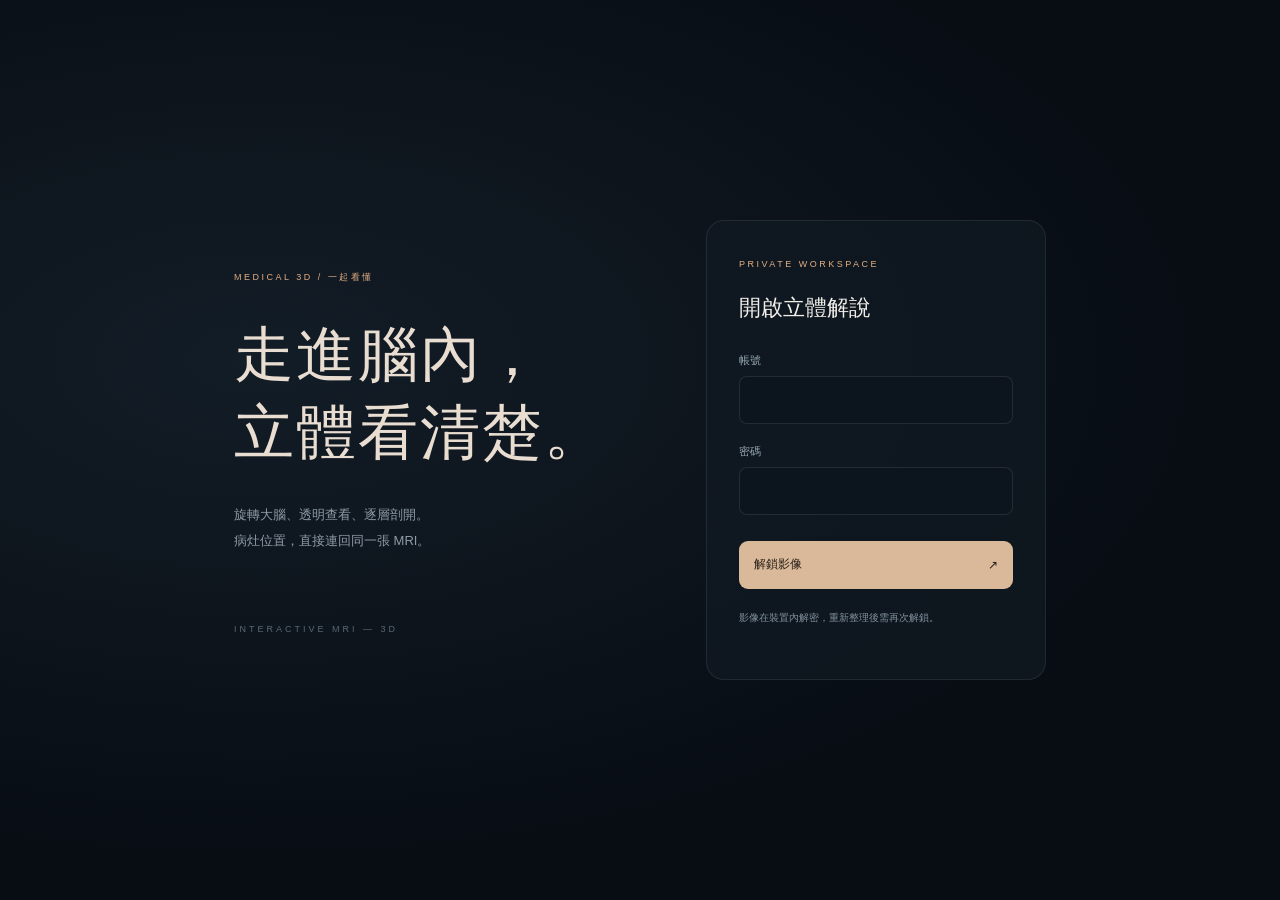
<file: index.html>
<!doctype html>
<html lang="zh-Hant">
<head>
<meta charset="utf-8"><meta name="viewport" content="width=device-width,initial-scale=1,viewport-fit=cover"><meta name="referrer" content="no-referrer">
<meta http-equiv="Content-Security-Policy" content="default-src 'self'; script-src 'self' 'wasm-unsafe-eval'; style-src 'self' 'unsafe-inline'; img-src 'self' data: blob:; connect-src 'self'; worker-src 'self' blob:; object-src 'none'; base-uri 'self'; form-action 'none'">
<meta name="theme-color" content="#080d14"><title>一起看懂腦部影像 · Medical 3D</title><link rel="stylesheet" href="style.css?v=20261002-spatial1">
<link rel="stylesheet" href="family.css?v=20261002-spatial1"><link rel="stylesheet" href="scene3d.css?v=20261002-spatial1"></head>
<body class="locked">
<div id="login" class="login-screen"><div class="login-intro"><span class="eyebrow">MEDICAL 3D / 一起看懂</span><h1>走進腦內，<br>立體看清楚。</h1><p>旋轉大腦、透明查看、逐層剖開。<br>病灶位置，直接連回同一張 MRI。</p><span class="login-caption">INTERACTIVE MRI — 3D</span></div><form id="loginForm" class="login-card"><span class="eyebrow">PRIVATE WORKSPACE</span><h2>開啟立體解說</h2><label for="username">帳號</label><input id="username" autocomplete="username" autocapitalize="characters" required><label for="password">密碼</label><input id="password" type="password" autocomplete="current-password" required><button id="unlock" type="submit" class="primary">解鎖影像 <span>↗</span></button><p id="loginStatus" role="status" aria-live="polite">影像在裝置內解密，重新整理後需再次解鎖。</p></form></div>
<header><a class="brand" href="./"><span class="brand-mark">M<span>3</span></span><span>MEDICAL <b>3D</b><small>BRAIN EXPLORER</small></span></a><div class="study-select"><label class="sr-only" for="dataset">影像資料</label><span class="study-dot"></span><select id="dataset"><option value="phantom">合成幾何 · 功能測試</option></select></div><div class="header-actions"><button id="openFile" class="quiet">匯入</button><button id="settingsToggle" aria-controls="settingsPanel" aria-expanded="false" class="quiet">調整 <span>☷</span></button><button id="lock" class="quiet" hidden>鎖定</button></div><input id="file" type="file" accept=".m3d,.nii" hidden></header>
<main>
<div class="canvas-wrap"><canvas id="gl" aria-label="可互動的三維影像"></canvas><div id="empty" hidden></div></div>
<div class="scene-heading"><span class="eyebrow" id="viewLabel">VOLUME EXPLORER</span><h1 id="sceneTitle">腦內，另一個視角。</h1><p id="modeHelp">拖曳旋轉，探索影像中的空間。</p><div class="scene-meta"><span id="kind">—</span><span id="resolution">—</span><span id="state" role="status" aria-live="polite">準備顯示</span></div><span id="title" class="sr-only"></span><span id="dimensions" class="sr-only"></span></div>
<div class="quick-views"><span>VIEW</span><button data-view="front" aria-label="正面視角">01</button><button data-view="side" aria-label="側面視角">02</button><button data-view="top" aria-label="頂部視角">03</button><i></i><button id="rotate" aria-pressed="false" aria-label="自動旋轉">↻</button><button id="reset" aria-label="重設視角">⌂</button></div>
<section class="source-card" id="sourceCard" aria-label="同步原始切片"><div class="card-label"><span>SOURCE IMAGE</span><output id="previewValue">—</output></div><canvas id="sourcePreview" width="256" height="256" aria-label="原始切片對照"></canvas><div class="preview-control"><label for="previewSlice">原片位置</label><input id="previewSlice" aria-label="原片位置" type="range" min="0" max="62" value="31"></div><p>同一組 MRI · 原片對照</p></section>
<div class="scene-foot"><span id="gestureHelp">拖曳旋轉 · 雙指縮放</span><span id="canvasNote">AI 候選分割 · 幾何未校準</span></div>
<div class="bottom-tools"><section id="cutControls" hidden><div class="cut-heading"><label for="clipAxis">剖切方向</label><select id="clipAxis"><option value="0">方向一</option><option value="1">方向二</option><option value="2">方向三</option></select><button id="faceCut" class="quiet">面向剖面</button><output id="clipValue">中央</output></div><div class="cut-range"><span>淺</span><input aria-label="剖切深度" id="clip" type="range" min="-45" max="45" value="0"><span>深</span></div></section><section class="slice-navigation" aria-label="切面位置"><div><label for="slice">原切片位置 <output id="sliceValue">—</output></label><input id="slice" type="range" min="0" max="100" value="50"></div><div class="reslice-control"><label for="sliceX">重切面一 <output id="sliceXValue">—</output></label><input id="sliceX" type="range" min="0" max="255" value="128"></div><div class="reslice-control"><label for="sliceY">重切面二 <output id="sliceYValue">—</output></label><input id="sliceY" type="range" min="0" max="255" value="128"></div></section>
<nav id="modes" aria-label="顯示方式"><button data-mode="tissue" data-needs-brain hidden><span class="mode-symbol">◈</span>立體探索</button><button data-mode="cut"><span class="mode-symbol">◐</span>剖開看</button><button data-mode="review" data-needs-brain hidden><span class="mode-symbol">⊕</span>分割核對</button><button data-mode="slice"><span class="mode-symbol">▤</span>原切片</button><button data-mode="multi"><span class="mode-symbol">⊞</span>四視窗</button><button data-mode="brain" data-needs-brain hidden><span class="mode-symbol">◇</span>腦外形</button></nav></div>
<aside id="settingsPanel" hidden><div class="panel-heading"><h2>影像調整</h2><button id="settingsClose" class="quiet" aria-label="關閉調整">×</button></div><section><label for="renderStyle">立體外觀</label><select id="renderStyle"><option value="warm">暖色光影</option><option value="gray">灰階光影</option><option value="flat">原始灰階</option></select><p class="hint">外觀配色不代表組織分類；原切片維持灰階。</p><label for="contrast">亮度下限 <output id="contrastValue">25</output></label><input id="contrast" type="range" min="0" max="240" value="25"><label for="ceiling">亮度上限 <output id="ceilingValue">220</output></label><input id="ceiling" type="range" min="1" max="255" value="220"><label for="opacity">不透明度 <output id="opacityValue">100%</output></label><input id="opacity" type="range" min="5" max="100" value="100"></section><details><summary>來源與限制</summary><p id="details"></p><p id="notice"></p><p>尚未提供腫瘤／血管分割、手術路徑或力學模擬。現有 JPEG 不提供已驗證的解剖方向或毫米尺度。</p></details><footer>本機選檔不會上傳<br><a href="vendor/NIIVUE-LICENSE.txt">NiiVue 0.58.0</a> · EXPLORER 04</footer></aside>
</main><script type="module" src="portal.js?v=20261002-spatial1"></script>
</body></html>
</file>
<file: style.css>
:root{color-scheme:dark;font-family:-apple-system,BlinkMacSystemFont,"Noto Sans TC",sans-serif;--bg:#080d14;--panel:#101821ee;--line:#ffffff15;--ink:#f1eee9;--muted:#83939f;--accent:#e3ae83;--mint:#97c7ba}*{box-sizing:border-box}body{margin:0;background:var(--bg);color:var(--ink);overflow:hidden}button,input,select{font:inherit}button{cursor:pointer}button,select{min-height:44px}button{color:inherit}button:disabled{opacity:.35;cursor:wait}button:focus-visible,input:focus-visible,select:focus-visible,summary:focus-visible{outline:2px solid var(--accent);outline-offset:3px}button:hover{background-color:#ffffff0b}.quiet{border:0;background:transparent;font-size:12px;padding:0 13px;color:#a8b3bc;border-radius:9px}.quiet:hover{color:var(--ink)}[hidden]{display:none!important}.sr-only{position:absolute;width:1px;height:1px;padding:0;margin:-1px;overflow:hidden;clip:rect(0,0,0,0);white-space:nowrap;border:0}header{height:82px;display:flex;align-items:center;gap:34px;border-bottom:1px solid var(--line);padding:0 32px;position:relative;z-index:5;background:#0b111a}.brand{display:flex;gap:12px;align-items:center;color:var(--ink);text-decoration:none;flex-shrink:0;font-size:12px;letter-spacing:2px}.brand b{color:var(--accent);font-weight:500}.brand small{display:block;font-size:8px;letter-spacing:2.4px;color:var(--muted);margin-top:5px}.brand-mark{font-size:24px;letter-spacing:-4px;border:1px solid #e3ae8350;border-radius:11px;padding:6px 9px 6px 5px;color:var(--accent)}.brand-mark span{font-size:18px;vertical-align:super}.study-select{display:flex;align-items:center;gap:10px;margin-left:auto;min-width:0}.study-dot{width:5px;height:5px;background:var(--mint);border-radius:50%;flex-shrink:0}select{color:var(--ink);border:1px solid var(--line);background:#101821;border-radius:8px;padding:8px 28px 8px 10px;font-size:12px;max-width:100%}.study-select select{border:0;background:transparent;color:#a9b6bf;max-width:290px}.header-actions{display:flex;gap:5px}main{height:calc(100dvh - 82px);position:relative;isolation:isolate}.canvas-wrap{position:absolute;inset:0;background:var(--bg)}#gl{display:block;width:100%;height:100%;touch-action:none}.scene-heading{position:absolute;top:35px;left:36px;pointer-events:none;max-width:390px}.eyebrow{font-size:9px;letter-spacing:2.5px;color:var(--accent);line-height:1.8}.scene-heading h1{font-size:29px;letter-spacing:1px;font-weight:400;line-height:1.3;margin:11px 0}.scene-heading p{font-size:11px;line-height:1.8;color:var(--muted);max-width:310px;margin:0}.scene-meta{display:flex;gap:12px;margin-top:19px;color:#71818d;font-size:9px;align-items:center}.scene-meta span+span{border-left:1px solid var(--line);padding-left:12px}#state{max-width:150px}.quick-views{position:absolute;right:28px;top:35px;display:flex;flex-direction:column;align-items:center;gap:6px}.quick-views>span{font-size:8px;letter-spacing:2px;color:#657685;margin-bottom:8px}.quick-views button{width:42px;height:42px;min-height:42px;border:1px solid var(--line);border-radius:50%;background:#101821c9;color:#8d9eab;font-size:11px;backdrop-filter:blur(14px)}.quick-views button[aria-pressed=true]{color:var(--accent);border-color:#e3ae8370}.quick-views #rotate{font-size:25px}.quick-views #reset{font-size:23px}.quick-views i{height:9px}.source-card{position:absolute;left:36px;bottom:110px;width:178px;background:#0d151ed9;border:1px solid var(--line);border-radius:14px;padding:12px;backdrop-filter:blur(16px)}.card-label{display:flex;justify-content:space-between;align-items:center;font-size:8px;letter-spacing:1.3px;color:#8d9da9}.card-label output{color:var(--accent);font-size:9px;letter-spacing:0}.source-card canvas{display:block;width:100%;height:auto;margin-top:12px;border-radius:6px;background:#000;image-rendering:auto}.preview-control label{font-size:9px;color:#99a6af}.preview-control{margin-top:10px}.source-card p{margin:5px 0 0;font-size:8px;color:#657581}.scene-foot{position:absolute;bottom:22px;left:36px;right:28px;display:flex;justify-content:space-between;pointer-events:none;font-size:9px;color:#657581;letter-spacing:.3px}.scene-foot #canvasNote{color:#a9937f}.bottom-tools{position:absolute;bottom:52px;left:50%;transform:translateX(-50%);width:max-content;max-width:calc(100% - 60px);z-index:2}#modes{display:flex;gap:3px;background:#101820eb;border:1px solid #ffffff18;box-shadow:0 15px 50px #0005;border-radius:15px;padding:6px;backdrop-filter:blur(18px)}#modes button{display:flex;align-items:center;gap:8px;justify-content:center;border:0;background:none;border-radius:10px;color:#8f9eaa;font-size:11px;padding:0 15px;height:48px;white-space:nowrap}#modes button.active{background:#d9b99a;color:#231c18;box-shadow:0 2px 9px #0004}.mode-symbol{font-size:19px;font-weight:300}.bottom-tools section{border:1px solid var(--line);background:#101820e8;backdrop-filter:blur(18px);padding:13px 17px;margin:0 auto 10px;border-radius:12px;max-width:470px}.cut-heading{display:flex;align-items:center;gap:12px;font-size:10px;color:var(--muted)}.cut-heading select{min-height:30px;font-size:10px;padding:4px 22px 4px 8px}.cut-heading output{margin-left:auto;color:var(--accent);font-variant-numeric:tabular-nums}.cut-heading .quiet{min-height:30px;font-size:10px;padding:0 4px}.cut-range{display:flex;align-items:center;gap:12px;margin-top:6px;font-size:9px;color:#7a8b97}input[type=range]{width:100%;height:22px;accent-color:var(--accent);margin:0;cursor:pointer}.slice-navigation{display:flex;gap:15px}.slice-navigation>div{flex:1;min-width:0}.slice-navigation label{font-size:10px;color:#a9b2ba;display:flex;justify-content:space-between;gap:10px;margin-bottom:4px}.slice-navigation output{font-size:9px;color:var(--accent)}aside{position:absolute;right:22px;top:20px;bottom:48px;width:300px;overflow-y:auto;background:#111b25f5;border:1px solid #ffffff20;border-radius:17px;padding:24px;z-index:6;backdrop-filter:blur(24px);box-shadow:0 25px 60px #0007}.panel-heading{display:flex;justify-content:space-between;align-items:center}.panel-heading h2{font-size:17px;font-weight:400}.panel-heading button{font-size:25px}aside label{display:flex;justify-content:space-between;font-size:11px;color:#a6b4bd;margin:24px 0 9px}aside select{width:100%}aside output{color:var(--accent)}aside .hint,aside details p{font-size:10px;color:var(--muted);line-height:1.9}aside details{border-top:1px solid var(--line);margin-top:25px;padding-top:20px}summary{font-size:11px;cursor:pointer;color:var(--accent);min-height:40px}footer{font-size:9px;color:#657685;line-height:2;margin-top:25px}footer a{color:inherit}#empty{position:absolute;inset:0;display:grid;place-items:center;background:var(--bg);z-index:8;padding:35px;text-align:center;color:var(--accent)}
.locked>header,.locked>main{display:none}.login-screen{min-height:100dvh;display:flex;align-items:center;justify-content:center;gap:100px;padding:50px;background:radial-gradient(ellipse at 20% 40%,#23354365,transparent 65%)}.login-intro h1{font-size:60px;font-weight:350;letter-spacing:2px;line-height:1.3;margin:30px 0;color:#e8ddd0}.login-intro p{font-size:13px;line-height:2;color:#8e9ba6}.login-caption{display:block;color:#586976;font-size:9px;letter-spacing:3px;margin-top:70px}.login-card{width:340px;padding:32px;border:1px solid var(--line);border-radius:18px;background:#111a23bb}.login-card h2{font-size:22px;font-weight:400;margin:20px 0 30px}.login-card label{display:block;font-size:11px;color:#92a2ae;margin:20px 0 8px}.login-card input{width:100%;min-height:48px;background:#0c141d;border:1px solid #ffffff19;border-radius:8px;padding:12px;color:var(--ink);font-size:16px}.primary{display:flex;justify-content:space-between;align-items:center;width:100%;margin-top:26px;background:#d9b99a;border:0;border-radius:9px;color:#281e16;padding:0 15px;font-size:12px;min-height:48px}.login-card p{font-size:10px;color:#82919e;line-height:1.8;min-height:38px;margin:20px 0 0}
@media(max-width:1000px){header{padding:0 22px;gap:12px;height:70px}.brand{font-size:10px}.brand-mark{font-size:21px}.header-actions .quiet{padding:0 9px;font-size:11px}main{height:calc(100dvh - 70px)}.scene-heading{top:26px;left:26px}.source-card{left:26px;bottom:150px;width:155px}.bottom-tools{bottom:64px;max-width:calc(100% - 36px)}#modes button{padding:0 11px}.scene-foot{left:26px;bottom:24px}.quick-views{right:20px;top:27px}.login-screen{gap:50px}.login-intro h1{font-size:45px}}
@media(max-width:620px){header{height:66px;padding:0 15px;gap:8px;flex-wrap:wrap}.brand small{display:none}.brand{font-size:9px;letter-spacing:1px;gap:8px}.brand-mark{font-size:20px;border-radius:9px;padding:4px 7px 4px 3px}.brand-mark span{font-size:14px}.header-actions{margin-left:auto}.header-actions .quiet{font-size:10px;padding:0 7px}#openFile{display:block}.study-select{position:absolute;top:73px;left:17px;right:60px;margin:0;z-index:5}.study-select select{font-size:10px;min-height:30px;padding:0 10px 0 0;max-width:100%;width:100%}.study-dot{width:4px;height:4px}main{height:calc(100dvh - 66px)}.scene-heading{top:47px;left:19px;max-width:calc(100% - 77px)}.eyebrow{font-size:8px;letter-spacing:1.8px}.scene-heading h1{font-size:24px;margin:7px 0}.scene-heading p{display:none}.scene-meta{margin-top:11px;font-size:8px;gap:9px}.scene-meta span+span{padding-left:9px}#state{display:none}.quick-views{top:40px;right:13px;gap:5px}.quick-views>span{display:none}.quick-views button{width:34px;height:34px;min-height:34px;font-size:9px}.quick-views i{height:4px}.quick-views #rotate{font-size:22px}.quick-views #reset{font-size:20px}.source-card{left:18px;bottom:183px;width:102px;padding:8px;border-radius:10px}.source-card .card-label{font-size:6px;letter-spacing:.6px}.card-label output{font-size:7px}.source-card canvas{margin-top:6px}.source-card p,.preview-control label{display:none}.preview-control{margin-top:5px}.preview-control input{height:16px}.bottom-tools{bottom:44px;max-width:calc(100% - 24px);width:100%}#modes{display:grid;grid-template-columns:repeat(3,minmax(0,1fr));padding:4px;border-radius:12px;gap:2px}#modes button{height:42px;min-height:42px;padding:0 6px;font-size:10px;gap:6px;border-radius:8px}.mode-symbol{font-size:16px}.bottom-tools section{padding:8px 11px;margin-bottom:7px;border-radius:9px}.cut-heading{gap:8px;font-size:9px}.cut-heading select{font-size:9px}.cut-heading .quiet{font-size:9px}.cut-range{margin-top:2px}.scene-foot{left:18px;right:18px;bottom:14px;font-size:7px;gap:10px;align-items:flex-end}.scene-foot #gestureHelp{max-width:95px}.scene-foot #canvasNote{text-align:right;max-width:190px}.slice-navigation{gap:9px}.slice-navigation label{font-size:8px}.slice-navigation output{font-size:8px}aside{top:10px;right:10px;bottom:12px;width:min(320px,calc(100% - 20px));padding:22px}.login-screen{display:block;padding:35px 25px;overflow:auto;max-height:100dvh}.login-intro h1{font-size:37px;margin:17px 0}.login-intro p,.login-caption{display:none}.login-card{margin-top:28px;width:100%;padding:24px}.login-card h2{font-size:19px;margin:15px 0}.login-card>.eyebrow{display:none}}
@media(prefers-reduced-motion:reduce){*{scroll-behavior:auto!important}}

@media(max-width:620px){.source-card{top:215px;bottom:auto;width:86px}.source-card .card-label{letter-spacing:0;font-size:5.5px}body[data-view-mode=cut] .source-card{display:none}}
@media(max-height:680px) and (min-width:621px){.scene-heading{top:20px}.scene-heading h1{font-size:24px}.scene-heading p{max-width:235px}.source-card{width:130px;bottom:110px;padding:9px}.source-card p{display:none}}
body[data-view-mode=slice] .canvas-wrap,body[data-view-mode=review] .canvas-wrap,body[data-view-mode=multi] .canvas-wrap{top:135px;bottom:220px}body[data-view-mode=slice] .scene-heading p,body[data-view-mode=review] .scene-heading p,body[data-view-mode=multi] .scene-heading p{display:none}body[data-view-mode=multi] .quick-views{display:none}@media(max-width:1000px) and (min-width:621px){.source-card{width:145px}}@media(max-width:620px){body[data-view-mode=slice] .canvas-wrap,body[data-view-mode=review] .canvas-wrap,body[data-view-mode=multi] .canvas-wrap{top:145px;bottom:220px}}
</file>
<file: family.css>
.family-mode{overflow:auto;background:#f4f3ed;color:#263e3c;color-scheme:light}.family-mode>header,.family-mode>main{display:none}.family-mode button:focus-visible,.family-mode select:focus-visible{outline-color:#31786f}.family-mode button:disabled{cursor:default}.family-top{max-width:1440px;margin:auto;height:96px;display:flex;justify-content:space-between;align-items:center;padding:0 64px;border-bottom:1px solid #263e3c18}.family-brand{text-decoration:none;color:#365a55;display:flex;align-items:center;font-size:34px;letter-spacing:-3px;font-weight:600}.family-brand>span{font-size:23px;align-self:flex-start;margin-top:2px}.family-brand b{font-size:15px;line-height:1.4;letter-spacing:1px;font-weight:500;border-left:1px solid #bbc7bf;padding-left:18px;margin-left:24px}.family-brand small{font-size:11px;color:#6d827c;font-weight:400}.family-top-actions{display:flex;align-items:center;gap:16px}.family-top-actions select{background:#e8ece5;border:0;color:#34534d;font-size:14px;padding:12px 32px 12px 16px;border-radius:25px}.family-top-actions button{border:0;background:none;color:#62766e;font-size:13px;padding:0 12px}.family-body{max-width:1440px;margin:auto;padding:30px 64px 10px}.chapter-tabs{display:flex;gap:32px;margin-bottom:36px}.chapter-tabs button{display:flex;align-items:center;gap:10px;border:0;background:none;padding:0;font-size:14px;color:#74857e;min-height:44px}.chapter-tabs button span{border:1px solid #c2cec5;border-radius:50%;width:27px;height:27px;display:grid;place-items:center;font-size:12px}.chapter-tabs button[aria-current=step]{color:#2c6258}.chapter-tabs button[aria-current=step] span{background:#346d62;border-color:#346d62;color:white}.family-grid{display:grid;grid-template-columns:.9fr 1.1fr;gap:65px;align-items:center;min-height:500px}.family-copy{max-width:450px}.family-kicker{font-size:13px;letter-spacing:1px;color:#688279}.family-kicker span{font-size:11px;border:1px solid #b6c9be;border-radius:4px;padding:4px 7px;margin-left:12px;color:#547166}.chapter-count{font-size:12px;letter-spacing:3px;color:#84978e;margin:35px 0 18px}.family-copy h1{font-weight:500;line-height:1.3;letter-spacing:-.5px;font-size:46px;margin:0 0 22px;white-space:pre-line;outline:none}.family-lead{font-size:18px;line-height:1.9;color:#4c665e;margin:0}.takeaway{border-left:3px solid #c77460;padding:4px 0 4px 20px;margin-top:30px}.takeaway span{font-size:11px;letter-spacing:1px;color:#99735e}.takeaway p{font-size:18px;line-height:1.7;margin:7px 0 0;color:#314e43}.talk-notes{margin-top:23px;color:#65796f}.talk-notes summary{font-size:13px;color:#5b7a6d;min-height:44px;display:list-item;padding-top:10px}.talk-notes p{font-size:15px;line-height:1.8;margin:2px 0 15px}.family-visual{min-width:0;align-self:stretch;display:grid;align-items:center}.anatomy-scene{position:relative;background:radial-gradient(ellipse,#e3e9e0,transparent 70%);max-width:550px;margin:auto;width:100%;text-align:center}.anatomy-scene svg{width:100%;display:block;max-height:510px}.illustration-label{font-size:11px;color:#6f837b;display:block;margin:6px 0 16px}.anatomy-key{display:inline-flex;gap:10px;align-items:center;padding:12px 22px;border:1px solid #d5ccc0;border-radius:30px;color:#845449;font-size:15px;background:#f9f4eb}.anatomy-key i{width:12px;height:12px;border-radius:50%;background:#c96c5c}.mri-board{background:#101918;border-radius:22px;padding:18px;color:#e8eee6;box-shadow:0 20px 50px #29453915;max-width:550px;width:100%;margin:auto}.image-label{display:flex;justify-content:space-between;font-size:12px;letter-spacing:1px;padding:0 3px 12px;color:#bdcdc3}.image-label span{color:#8a9b94;font-size:11px}.mri-stage{position:relative;line-height:0}.mri-stage img{width:100%;border-radius:10px}.mri-overlay{position:absolute;inset:0;width:100%;height:100%;pointer-events:none}.mri-actions{display:flex;align-items:center;justify-content:space-between;gap:8px;font-size:11px;margin-top:7px}.mri-actions>span{display:flex;align-items:center;gap:8px}.mri-actions i{width:9px;height:9px;border:1px dashed #ffd0a4}.mri-actions button{font-size:12px;border:1px solid #53645b;border-radius:8px;background:#24352e;color:#f1e4cf;padding:0 12px;flex-shrink:0}.mri-board>p{font-size:11px;color:#9cae9f;margin:10px 0 1px;line-height:1.7}.finding-board{border:1px solid #d4ddd1;border-radius:22px;padding:30px 34px;background:#edf0e8}.visual-kicker{font-size:13px;color:#6b8276;letter-spacing:1px}.finding{display:flex;gap:20px;padding:30px 0;border-bottom:1px solid #d0dacf}.finding:last-of-type{border:0}.finding-number{color:#9bafa0;font-size:15px;padding-top:4px}.finding h3{font-size:22px;line-height:1.4;font-weight:500;margin:0 0 12px}.finding p{font-size:16px;color:#526e60;line-height:1.8;margin:0}.finding strong{font-size:25px;font-weight:500;display:block;margin-top:14px;color:#9b5947}.source-stamp{font-size:11px;color:#738a7c;padding-top:10px}.plan-focus{background:#346559;color:#faf7ec;border-radius:20px;padding:28px 32px}.plan-focus>span{font-size:12px;letter-spacing:1px;color:#bdd1bf}.plan-focus h3{font-size:30px;line-height:1.4;font-weight:500;margin:17px 0 12px}.plan-focus p{font-size:16px;line-height:1.8;margin:0}.plan-focus small{display:block;font-size:11px;line-height:1.7;color:#c0d3c3;margin-top:20px}.plan-pair{display:grid;grid-template-columns:1fr 1fr;gap:16px;margin-top:18px}.plan-pair article{padding:20px;background:#e7ece2;border-radius:14px}.plan-icon{color:#7b9783;font-size:24px}.plan-pair h3{font-size:18px;font-weight:500;margin:12px 0 7px}.plan-pair p{font-size:14px;line-height:1.8;color:#647a69;margin:0}.conversation-card{border:1px solid #d3d6c7;border-radius:12px;padding:18px 22px;margin-top:18px}.conversation-card span{font-size:11px;color:#9e7856}.conversation-card p{font-size:16px;line-height:1.7;margin:7px 0 0}.family-provenance{display:flex;align-items:flex-start;gap:22px;padding:30px 0 18px;font-size:11px;color:#8b998e}.family-provenance>span{padding-top:14px}.family-provenance details{max-width:500px}.family-provenance summary{color:#738875;font-size:11px;padding-top:12px;min-height:44px}.family-provenance p{font-size:12px;line-height:1.8}.family-provenance a{color:#52775b}.family-provenance>button{margin-left:auto;font-size:12px;border:0;background:none;color:#66816c;padding:0 10px;white-space:nowrap}.family-bottom{position:sticky;bottom:0;z-index:10;display:flex;align-items:center;justify-content:space-between;padding:16px max(64px,calc((100vw - 1312px)/2));gap:15px;background:#f4f3edf5;border-top:1px solid #d6ded1;backdrop-filter:blur(12px);padding-bottom:max(16px,env(safe-area-inset-bottom))}.family-bottom button{font-size:14px;border:1px solid #bdcbbb;background:transparent;border-radius:10px;padding:0 22px;min-height:52px;color:#3b6350}.family-bottom #familyNext{background:#346559;color:#fcf9ee;border-color:#346559;min-width:220px}.step-dots{display:flex;gap:9px}.step-dots i{width:5px;height:5px;background:#c0cbbd;border-radius:50%}.step-dots i.active{width:22px;border-radius:3px;background:#527e63}#familyReturn{color:#d9b99a}
@media(min-width:1500px){.family-grid{min-height:590px}}
@media(max-width:1000px){.family-top{padding:0 32px;height:80px}.family-body{padding:25px 32px 0}.family-grid{gap:30px;grid-template-columns:.85fr 1fr;min-height:550px}.family-copy h1{font-size:36px}.family-lead{font-size:17px}.takeaway p{font-size:17px}.chapter-tabs{gap:24px;margin-bottom:24px}.family-bottom{padding-left:32px;padding-right:32px}.finding-board{padding:26px}.finding h3{font-size:20px}.plan-focus{padding:25px}.plan-focus h3{font-size:25px}.plan-pair{gap:10px}.plan-pair article{padding:15px}.plan-pair h3{font-size:16px}.family-provenance{flex-wrap:wrap;gap:0 20px}.family-provenance>button{margin-left:0}.family-provenance details{max-width:100%}}
@media(max-width:900px) and (min-width:621px) and (orientation:portrait){.family-grid{grid-template-columns:1fr;gap:30px}.family-copy{max-width:none}.family-copy h1{font-size:40px;white-space:normal}.chapter-count{margin:22px 0 10px}.family-lead{max-width:650px}.takeaway{margin-top:20px}.talk-notes{margin-top:10px}.family-visual{max-width:600px;width:100%;margin:auto}.anatomy-scene svg{max-height:470px}.mri-board{max-width:540px}}
@media(max-width:620px){.family-top{height:78px;padding:0 19px;gap:12px}.family-brand{font-size:27px}.family-brand>span{font-size:17px}.family-brand b{margin-left:12px;padding-left:12px;font-size:12px;letter-spacing:0;white-space:nowrap}.family-brand small{font-size:10px}.family-top-actions{gap:4px;min-width:0}.family-top-actions select{font-size:11px;padding:8px 6px;max-width:133px;min-height:44px}.family-top-actions button{font-size:10px;padding:0 6px}.family-body{padding:18px 21px 0}.chapter-tabs{gap:4px;justify-content:space-between;margin-bottom:24px}.chapter-tabs button{font-size:10px;gap:5px;display:flex;flex-direction:column;min-width:64px;line-height:1.4}.chapter-tabs button span{width:25px;height:25px;font-size:11px}.family-grid{display:flex;flex-direction:column;gap:25px;min-height:0;align-items:stretch}.family-copy{max-width:none}.family-kicker{font-size:11px}.family-kicker span{font-size:10px}.chapter-count{margin:20px 0 10px;font-size:10px}.family-copy h1{font-size:33px;margin-bottom:15px;line-height:1.35}.family-lead{font-size:17px;line-height:1.8}.takeaway{padding-left:15px;margin-top:20px}.takeaway p{font-size:16px}.takeaway span{font-size:10px}.talk-notes{margin-top:10px}.talk-notes summary{font-size:12px}.talk-notes p{font-size:14px}.anatomy-scene svg{max-height:365px}.illustration-label{font-size:10px}.anatomy-key{font-size:14px;padding:10px 20px}.mri-board{padding:13px;border-radius:15px}.mri-actions{font-size:9px;gap:3px}.mri-actions button{font-size:10px;padding:0 9px}.mri-board>p{font-size:10px}.finding-board{padding:23px}.finding{gap:14px;padding:24px 0}.finding h3{font-size:20px}.finding p{font-size:15px}.finding strong{font-size:23px}.plan-focus{padding:25px}.plan-focus h3{font-size:26px}.plan-pair article{padding:17px}.plan-pair h3{font-size:16px}.plan-pair p{font-size:13px}.conversation-card p{font-size:15px}.family-provenance{padding:22px 0 12px;font-size:10px;gap:0 15px}.family-provenance>span{flex-basis:100%;padding-top:0}.family-provenance>button{margin-left:auto;font-size:11px}.family-bottom{padding:12px 16px max(12px,env(safe-area-inset-bottom));gap:8px}.family-bottom button{font-size:12px;padding:0 13px;min-height:48px}.family-bottom #familyNext{min-width:190px}.step-dots{gap:4px}.step-dots i{width:4px;height:4px}.step-dots i.active{width:12px}.family-mode #familyReturn{display:none}}
@media(min-width:901px){.anatomy-scene svg{max-height:430px}.family-grid{min-height:480px}.mri-stage{max-width:400px;margin:auto}.family-copy h1{font-size:42px}}
@media(max-width:620px){.family-grid{display:flex;gap:17px}.family-copy{display:contents}.family-kicker{order:0}.chapter-count{display:none}.family-copy h1{order:1;font-size:30px;margin:0}.family-visual{order:2}.family-lead{order:3}.takeaway{order:4;margin-top:0}.talk-notes{order:5;margin-top:0}.anatomy-scene svg{max-height:330px}.chapter-tabs{margin-bottom:21px}.family-copy h1{white-space:normal}.family-copy h1 br{display:none}}
.family-loading{position:fixed;inset:0;z-index:20;display:grid;place-items:center;background:#f4f3ed;color:#346559;font-size:20px;text-align:center;line-height:1.8;padding:25px}.family-mode .family-loading{background:#f4f3edec}#familyError{position:fixed;bottom:90px;left:20px;right:20px;z-index:30;background:#fff0dc;color:#633b2a;padding:20px;border:1px solid #bb8e6a;border-radius:12px;font-size:15px}
@media(min-width:621px) and (max-width:900px) and (orientation:portrait){.family-grid{display:flex;flex-direction:column;gap:22px}.family-copy{display:contents}.family-kicker{order:0}.chapter-count{display:none}.family-copy h1{order:1;font-size:36px;margin:0}.family-visual{order:2}.family-lead{order:3}.takeaway{order:4;margin-top:0}.talk-notes{order:5;margin-top:0}.anatomy-scene svg{max-height:440px}.mri-board{max-width:480px}.chapter-tabs{margin-bottom:22px}}
</file>
<file: scene3d.css>
body.spatial-mode{overflow:hidden;background:#0b141e;color:#e9e4dc}.spatial-mode>header,.spatial-mode>main,.spatial-mode>#family{display:none!important}#spatial{height:100dvh;background:radial-gradient(ellipse at 62% 44%,#263b4938,transparent 64%);font-family:-apple-system,BlinkMacSystemFont,"Noto Sans TC",sans-serif}.spatial-header{height:82px;padding:0 36px;display:flex;justify-content:space-between;background:#0b141e99;border-bottom:1px solid #b3c8d215}.spatial-brand{display:flex;gap:17px;align-items:center}.spatial-brand>span{font-size:34px;letter-spacing:-3px;color:#e0bb96}.spatial-brand>div{font-size:11px;letter-spacing:2.5px}.spatial-brand small{display:block;font-size:10px;letter-spacing:2px;color:#748c9b;margin-top:6px}.spatial-study{display:flex;align-items:center;gap:20px}.spatial-study select{border:1px solid #b3c8d225;color:#b8c7cd;background:#111e29;padding:10px 15px;font-size:12px}.spatial-study button{border:0;background:none;font-size:12px;color:#9aafb8}.spatial-workspace{height:calc(100dvh - 124px);position:relative;display:grid;grid-template-columns:290px minmax(0,1fr) 215px;padding:38px 34px 18px;gap:15px}.spatial-copy{position:relative;z-index:3;pointer-events:none}.spatial-copy>*{pointer-events:auto}.spatial-kicker{font-size:10px;letter-spacing:2px;color:#bc997c}.spatial-copy h1{font-weight:400;font-size:30px;line-height:1.5;letter-spacing:1px;margin:20px 0}.spatial-copy>p{color:#91a6b1;font-size:13px;line-height:2;max-width:260px}.spatial-location{display:flex;align-items:center;gap:12px;margin:28px 0 30px;padding:16px 0;border-top:1px solid #ffffff10;border-bottom:1px solid #ffffff10}.spatial-location>i{width:8px;height:8px;background:#f3b277;border-radius:50%;box-shadow:0 0 14px #f3b27775;flex-shrink:0}.spatial-location span{display:block;color:#829da9;font-size:10px;margin-bottom:9px}.spatial-location strong{font-size:13px;line-height:1.6;font-weight:400;color:#e3bd9a}.spatial-modes{display:flex;flex-direction:column;gap:10px}.spatial-modes button{position:relative;text-align:left;padding:15px 18px 15px 48px;border:1px solid #ffffff12;border-radius:10px;background:#14212c70}.spatial-modes button>span{position:absolute;left:17px;top:17px;font-size:10px;color:#688291}.spatial-modes b{font-size:13px;font-weight:400;color:#b4c4cc}.spatial-modes small{display:block;font-size:10px;color:#6b8594;margin-top:7px}.spatial-modes button[aria-pressed=true]{background:#273337;border-color:#d0ab7860}.spatial-modes button[aria-pressed=true] b{color:#f0cfab}.spatial-modes button[aria-pressed=true] small{color:#a09583}.spatial-report{margin-top:20px;padding:0;border:0;background:none;color:#b9c7c8;font-size:11px;min-height:44px}.spatial-stage{position:relative;min-width:0;isolation:isolate}.spatial-stage canvas{width:100%;height:100%;display:block;touch-action:none}.spatial-hint{position:absolute;top:6px;left:50%;transform:translateX(-50%);font-size:10px;letter-spacing:1px;color:#667f8f;white-space:nowrap;pointer-events:none}.spatial-tools{position:absolute;right:0;top:40px;display:flex;flex-direction:column;gap:10px}.spatial-tools button{border:1px solid #abc2cd25;border-radius:50%;width:42px;height:42px;background:#12212c99;color:#b5a18a;font-size:24px;backdrop-filter:blur(10px)}.spatial-tools button[aria-pressed=true]{border-color:#d6a57580;color:#ffd09f}.spatial-tag{position:absolute;pointer-events:none;display:flex;gap:10px;align-items:center;color:#f2c79d;background:#101c28d9;border:1px solid #b7946b60;border-radius:9px;padding:10px 12px;box-shadow:0 10px 30px #0004;z-index:3;max-width:180px;font-size:11px}.spatial-tag i{width:6px;height:6px;background:#edbc86;border-radius:50%;flex-shrink:0}.spatial-tag small{display:block;font-size:8px;color:#a28f7e;margin-top:6px}.spatial-orbit-label{position:absolute;bottom:14px;left:50%;transform:translateX(-50%);font-size:8px;letter-spacing:3px;color:#527084;pointer-events:none;white-space:nowrap}.spatial-source{align-self:end;padding:14px;background:#12202a8a;border:1px solid #abc2cd1c;border-radius:13px;z-index:3}.source-title{display:flex;justify-content:space-between;font-size:10px;color:#9fb2bc;gap:8px}.source-title output{font-size:9px;color:#c3a17e}.spatial-source img{display:block;width:100%;aspect-ratio:1;background:#000;margin-top:14px;border-radius:7px}.source-caption{font-size:9px;color:#8ba0ab;line-height:1.8;margin-top:12px}.spatial-source>label{display:block;font-size:10px;color:#a0b4bd;margin:17px 0 6px}.spatial-source input{accent-color:#d1aa82}.spatial-source>button{width:100%;margin-top:8px;border:1px solid #a4bbca28;background:none;border-radius:8px;color:#bbaa93;min-height:40px;font-size:10px}.spatial-source details{margin-top:12px}.spatial-source summary{font-size:9px;color:#637e8f;min-height:35px;padding-top:12px}.spatial-source details p{font-size:10px;color:#8ba0ab;line-height:1.8}.spatial-footer{height:42px;padding:0 36px;display:flex;justify-content:space-between;align-items:center;font-size:9px;color:#687f8f;margin:0}.spatial-footer span:last-child{color:#b29b83}
@media(min-width:1450px){.spatial-workspace{grid-template-columns:320px minmax(0,1fr) 240px;gap:30px;padding:50px}.spatial-copy h1{font-size:36px}.spatial-copy>p{font-size:14px}.spatial-modes button{padding-top:20px;padding-bottom:20px}}
@media(max-width:1050px){.spatial-workspace{grid-template-columns:240px minmax(0,1fr) 165px;padding:28px 24px 12px;gap:8px}.spatial-copy h1{font-size:25px}.spatial-copy>p{font-size:12px}.spatial-location{margin:20px 0}.spatial-modes button{padding:12px 12px 12px 40px}.spatial-modes button>span{left:13px}.spatial-modes small{font-size:9px}.spatial-source{padding:10px}.spatial-tag{font-size:10px}.spatial-header{padding:0 24px}}
@media(max-width:900px) and (orientation:portrait){.spatial-workspace{display:block;padding:0;height:calc(100dvh - 124px)}.spatial-copy{position:absolute;top:22px;left:26px;right:26px;display:grid;grid-template-columns:1fr 240px;column-gap:25px}.spatial-copy h1{font-size:28px;margin:12px 0}.spatial-kicker{grid-column:1}.spatial-copy>p{grid-column:1;margin:0;max-width:360px}.spatial-location{position:absolute;right:0;top:0;width:210px;margin:0;border-top:0}.spatial-modes{position:fixed;left:26px;right:26px;bottom:70px;flex-direction:row}.spatial-modes button{flex:1;padding:16px 12px;text-align:center}.spatial-modes button>span{display:none}.spatial-report{position:fixed;left:26px;bottom:24px;margin:0;z-index:6}.spatial-stage{position:absolute;left:0;right:0;top:180px;bottom:165px}.spatial-hint{top:0}.spatial-tools{right:24px}.spatial-source{position:absolute;right:26px;bottom:166px;width:160px}.spatial-source>img{width:100%;max-height:100px;object-fit:contain;margin-top:8px}.spatial-source .source-caption,.spatial-source details{display:none}.spatial-source>label{margin-top:10px}.spatial-source>button{min-height:36px;font-size:9px}.spatial-footer{position:fixed;bottom:11px;right:26px;height:24px;padding:0;font-size:8px;display:block;text-align:right}.spatial-footer span{display:block;line-height:1.8}.spatial-stage .spatial-orbit-label{bottom:12px}}
@media(max-width:620px){.spatial-header{height:64px;padding:0 17px}.spatial-brand{gap:10px}.spatial-brand>span{font-size:29px}.spatial-brand>div{font-size:9px;letter-spacing:1px}.spatial-brand small{font-size:8px;letter-spacing:1px}.spatial-study{gap:7px}.spatial-study select{font-size:10px;max-width:145px;padding:8px 7px;min-height:38px}.spatial-study button{font-size:10px;min-height:40px}.spatial-workspace{height:calc(100dvh - 64px)}.spatial-copy{top:17px;left:19px;right:19px;display:block}.spatial-kicker{font-size:8px;letter-spacing:1.6px}.spatial-copy h1{font-size:23px;line-height:1.4;margin:10px 0}.spatial-copy h1 br{display:none}.spatial-copy>p{font-size:11px;line-height:1.8;max-width:100%}.spatial-location{position:static;width:auto;display:flex;gap:8px;margin:12px 0;padding:0;border:0}.spatial-location span{display:none}.spatial-location strong{font-size:10px}.spatial-location i{width:5px;height:5px}.spatial-stage{top:150px;bottom:160px;left:-25px;right:-25px}.spatial-hint{font-size:8px;top:5px}.spatial-tools{right:39px;top:30px;gap:7px}.spatial-tools button{width:36px;height:36px;min-height:36px;font-size:21px}.spatial-source{bottom:164px;right:16px;width:105px;padding:7px;background:#0f1c28de;border-radius:9px}.source-title{font-size:7px;gap:3px}.source-title output{font-size:7px}.spatial-source img{margin-top:5px;max-height:85px}.spatial-source>label{font-size:8px;margin:6px 0 0}.spatial-source input{height:18px}.spatial-source>button{font-size:7px;min-height:29px;margin-top:0}.spatial-modes{left:15px;right:15px;bottom:68px;gap:5px}.spatial-modes button{padding:13px 4px;min-height:64px;border-radius:9px}.spatial-modes b{font-size:11px}.spatial-modes small{font-size:7px;line-height:1.5;margin-top:5px}.spatial-report{left:18px;bottom:18px;font-size:9px;min-height:40px}.spatial-footer{bottom:13px;right:17px;font-size:6px;max-width:200px}.spatial-tag{padding:7px 9px;font-size:8px;max-width:145px;gap:6px}.spatial-tag small{font-size:7px;margin-top:4px}.spatial-stage .spatial-orbit-label{font-size:6px;bottom:5px}.spatial-mode .family-loading{background:#0b141ef0;color:#dec4a7}}
@media(max-height:850px) and (min-width:901px){.spatial-workspace{padding-top:20px;grid-template-columns:245px 1fr 180px}.spatial-copy h1{font-size:25px;margin:12px 0}.spatial-copy>p{font-size:11px}.spatial-location{margin:12px 0;padding:10px 0}.spatial-modes button{padding-top:10px;padding-bottom:10px}.spatial-report{margin-top:5px}.spatial-source details{display:none}.spatial-source img{max-height:150px;object-fit:contain}}

.spatial-copy{overflow-y:auto;scrollbar-width:thin;max-height:100%;padding-right:6px}.spatial-report{display:block}@media(max-width:900px) and (orientation:portrait){.spatial-copy{overflow:visible;max-height:none}}

#spatial{overflow:clip}.spatial-stage canvas{outline:none}@media(max-width:620px){.spatial-stage{left:0;right:0}.spatial-tools{right:14px}}

.spatial-workspace{grid-template-rows:minmax(0,1fr)}.spatial-stage{min-height:0}

@media(max-width:900px) and (orientation:portrait){.spatial-copy h1{grid-column:1}}
</file>
